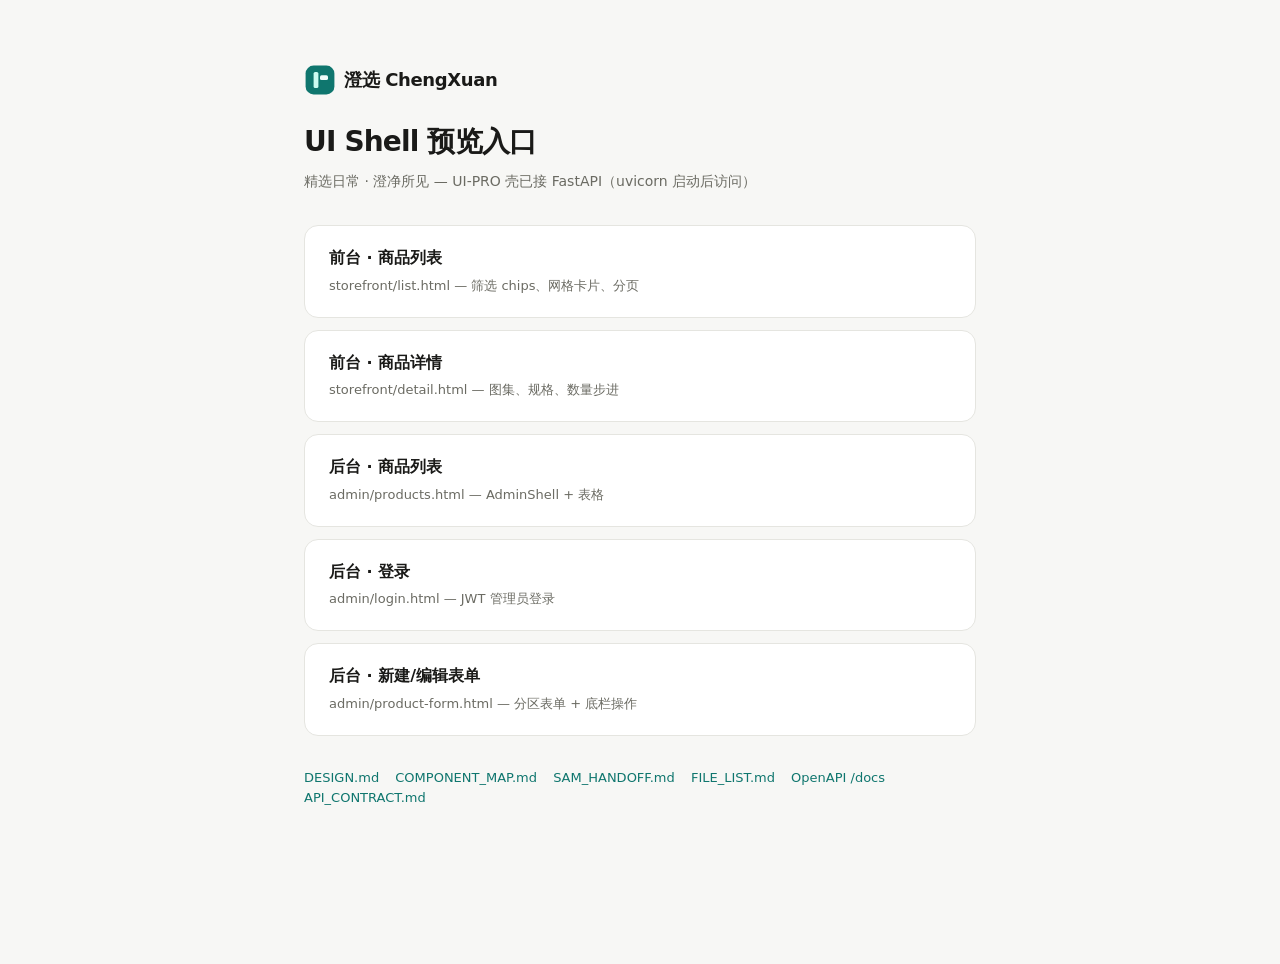
<file: index.html>
<!DOCTYPE html>
<html lang="zh-Hans">
<head>
  <meta charset="UTF-8" />
  <meta name="viewport" content="width=device-width, initial-scale=1" />
  <title>澄选 UI Shell · Preview Hub</title>
  <link rel="stylesheet" href="assets/styles.css" />
  <style>
    .hub { max-width: 720px; margin: 64px auto; padding: 0 24px; }
    .hub h1 { font-size: 28px; font-weight: 600; letter-spacing: -0.03em; }
    .hub .tag { color: var(--color-text-secondary); margin: 8px 0 32px; }
    .hub-card {
      display: block;
      padding: 20px 24px;
      margin-bottom: 12px;
      background: var(--color-surface);
      border: 1px solid var(--color-border);
      border-radius: var(--radius-lg);
      transition: box-shadow 150ms ease, border-color 150ms ease;
    }
    .hub-card:hover { box-shadow: var(--shadow-md); border-color: var(--color-accent); }
    .hub-card strong { display: block; font-size: 16px; margin-bottom: 4px; }
    .hub-card span { font-size: 13px; color: var(--color-text-secondary); }
    .hub-docs { margin-top: 32px; font-size: 13px; color: var(--color-text-secondary); }
    .hub-docs a { color: var(--color-accent); margin-right: 12px; }
  </style>
</head>
<body>
  <div class="hub">
    <a class="cx-logo" href="index.html" style="margin-bottom:24px;display:inline-flex;">
      <img src="assets/logo-mark.svg" alt="" width="32" height="32" />
      澄选 ChengXuan
    </a>
    <h1>UI Shell 预览入口</h1>
    <p class="tag">精选日常 · 澄净所见 — UI-PRO 壳已接 FastAPI（uvicorn 启动后访问）</p>
    <a class="hub-card" href="/storefront/list.html">
      <strong>前台 · 商品列表</strong>
      <span>storefront/list.html — 筛选 chips、网格卡片、分页</span>
    </a>
    <a class="hub-card" href="/storefront/detail.html">
      <strong>前台 · 商品详情</strong>
      <span>storefront/detail.html — 图集、规格、数量步进</span>
    </a>
    <a class="hub-card" href="/admin/products.html">
      <strong>后台 · 商品列表</strong>
      <span>admin/products.html — AdminShell + 表格</span>
    </a>
    <a class="hub-card" href="/admin/login.html">
      <strong>后台 · 登录</strong>
      <span>admin/login.html — JWT 管理员登录</span>
    </a>
    <a class="hub-card" href="/admin/product-form.html">
      <strong>后台 · 新建/编辑表单</strong>
      <span>admin/product-form.html — 分区表单 + 底栏操作</span>
    </a>
    <p class="hub-docs">
      <a href="DESIGN.md">DESIGN.md</a>
      <a href="COMPONENT_MAP.md">COMPONENT_MAP.md</a>
      <a href="SAM_HANDOFF.md">SAM_HANDOFF.md</a>
      <a href="FILE_LIST.md">FILE_LIST.md</a>
      <a href="/docs">OpenAPI /docs</a>
      <a href="API_CONTRACT.md">API_CONTRACT.md</a>
    </p>
  </div>
</body>
</html>
</file>
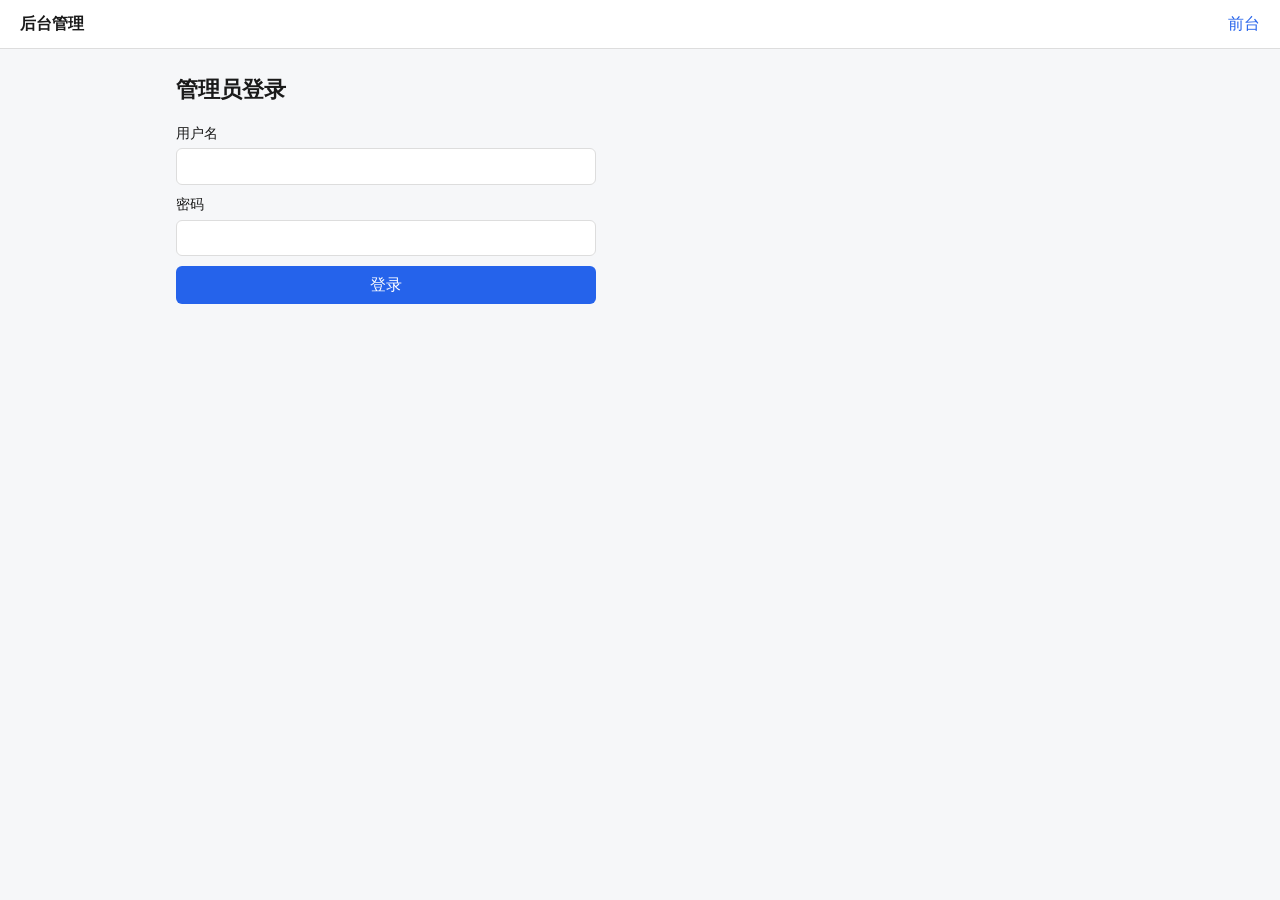
<file: static/admin/index.html>
<!DOCTYPE html>
<html lang="zh-CN">
<head>
  <meta charset="UTF-8" />
  <meta name="viewport" content="width=device-width, initial-scale=1" />
  <title>后台管理 · 百货商品站</title>
  <link rel="stylesheet" href="/static/style.css" />
</head>
<body>
  <header>
    <strong>后台管理</strong>
    <nav>
      <a href="/">前台</a>
      <button id="logoutBtn" type="button" class="secondary hidden">退出</button>
    </nav>
  </header>
  <main>
    <section id="loginSection">
      <h1>管理员登录</h1>
      <form id="loginForm" class="form">
        <label>用户名 <input name="username" required autocomplete="username" /></label>
        <label>密码 <input name="password" type="password" required autocomplete="current-password" /></label>
        <button type="submit">登录</button>
        <p id="loginError" class="error hidden"></p>
      </form>
    </section>

    <section id="adminSection" class="hidden">
      <h1>商品管理</h1>
      <div class="toolbar">
        <button id="refreshBtn" type="button" class="secondary">刷新</button>
        <button id="newBtn" type="button">新建商品</button>
      </div>
      <p id="adminStatus" class="meta"></p>
      <div style="overflow-x:auto">
        <table>
          <thead>
            <tr>
              <th>ID</th><th>名称</th><th>价格</th><th>库存</th><th>分类</th><th>上架</th><th>操作</th>
            </tr>
          </thead>
          <tbody id="tbody"></tbody>
        </table>
      </div>

      <h2 id="formTitle" style="margin-top:1.5rem">新建 / 编辑</h2>
      <form id="productForm" class="form">
        <input type="hidden" name="id" />
        <label>名称 <input name="name" required /></label>
        <label>价格 <input name="price" type="number" step="0.01" min="0" required /></label>
        <label>库存 <input name="stock" type="number" min="0" required /></label>
        <label>分类 <input name="category" required /></label>
        <label>图片 URL <input name="image_url" placeholder="https://..." /></label>
        <label><input name="is_published" type="checkbox" /> 上架</label>
        <div class="toolbar">
          <button type="submit">保存</button>
          <button type="button" id="resetForm" class="secondary">清空</button>
        </div>
        <p id="formError" class="error hidden"></p>
      </form>
    </section>
  </main>
  <script src="/static/app.js"></script>
  <script>
    const TOKEN_KEY = "dept_store_admin_token";
    const loginSection = document.getElementById("loginSection");
    const adminSection = document.getElementById("adminSection");
    const logoutBtn = document.getElementById("logoutBtn");
    const tbody = document.getElementById("tbody");
    const form = document.getElementById("productForm");
    const formError = document.getElementById("formError");
    const loginError = document.getElementById("loginError");
    const adminStatus = document.getElementById("adminStatus");

    function token() { return localStorage.getItem(TOKEN_KEY); }
    function authHeaders() {
      const t = token();
      return t ? { Authorization: "Bearer " + t } : {};
    }
    function showAdmin(on) {
      loginSection.classList.toggle("hidden", on);
      adminSection.classList.toggle("hidden", !on);
      logoutBtn.classList.toggle("hidden", !on);
    }

    async function adminApi(path, options = {}) {
      options.headers = Object.assign({}, authHeaders(), options.headers || {});
      return api(path, options);
    }

    function escapeHtml(s) {
      return String(s).replace(/[&<>"']/g, (c) => ({ "&":"&amp;","<":"&lt;",">":"&gt;","\"":"&quot;","'":"&#39;" }[c]));
    }

    async function loadProducts() {
      adminStatus.textContent = "加载中…";
      try {
        const items = await adminApi("/api/admin/products");
        adminStatus.textContent = `共 ${items.length} 条`;
        tbody.innerHTML = items.map((p) => `
          <tr>
            <td>${p.id}</td>
            <td>${escapeHtml(p.name)}</td>
            <td>${money(p.price)}</td>
            <td>${p.stock}</td>
            <td>${escapeHtml(p.category)}</td>
            <td><span class="badge ${p.is_published ? "on" : "off"}">${p.is_published ? "上架" : "下架"}</span></td>
            <td>
              <button type="button" data-edit="${p.id}">编辑</button>
              <button type="button" class="secondary" data-toggle="${p.id}" data-pub="${p.is_published}">${p.is_published ? "下架" : "上架"}</button>
              <button type="button" class="danger" data-del="${p.id}">删除</button>
            </td>
          </tr>
        `).join("");
        window.__products = items;
      } catch (e) {
        adminStatus.textContent = "加载失败：" + e.message;
        if (/401|Not authenticated|Invalid|expired/i.test(e.message)) {
          localStorage.removeItem(TOKEN_KEY);
          showAdmin(false);
        }
      }
    }

    document.getElementById("loginForm").addEventListener("submit", async (ev) => {
      ev.preventDefault();
      loginError.classList.add("hidden");
      const fd = new FormData(ev.target);
      try {
        const data = await api("/api/auth/login", {
          method: "POST",
          body: { username: fd.get("username"), password: fd.get("password") },
        });
        localStorage.setItem(TOKEN_KEY, data.access_token);
        showAdmin(true);
        loadProducts();
      } catch (e) {
        loginError.textContent = e.message;
        loginError.classList.remove("hidden");
      }
    });

    logoutBtn.addEventListener("click", async () => {
      try { await api("/api/auth/logout", { method: "POST" }); } catch (_) {}
      localStorage.removeItem(TOKEN_KEY);
      showAdmin(false);
    });

    document.getElementById("refreshBtn").addEventListener("click", loadProducts);
    document.getElementById("newBtn").addEventListener("click", () => {
      form.reset();
      form.id.value = "";
      document.getElementById("formTitle").textContent = "新建商品";
    });
    document.getElementById("resetForm").addEventListener("click", () => {
      form.reset();
      form.id.value = "";
    });

    tbody.addEventListener("click", async (ev) => {
      const btn = ev.target.closest("button");
      if (!btn) return;
      if (btn.dataset.edit) {
        const p = (window.__products || []).find((x) => String(x.id) === btn.dataset.edit);
        if (!p) return;
        form.id.value = p.id;
        form.name.value = p.name;
        form.price.value = p.price;
        form.stock.value = p.stock;
        form.category.value = p.category;
        form.image_url.value = p.image_url || "";
        form.is_published.checked = !!p.is_published;
        document.getElementById("formTitle").textContent = "编辑商品 #" + p.id;
      } else if (btn.dataset.toggle) {
        try {
          await adminApi(`/api/admin/products/${btn.dataset.toggle}/publish`, {
            method: "PATCH",
            body: { is_published: btn.dataset.pub !== "true" },
          });
          loadProducts();
        } catch (e) { alert(e.message); }
      } else if (btn.dataset.del) {
        if (!confirm("确认删除 #" + btn.dataset.del + "？")) return;
        try {
          await adminApi(`/api/admin/products/${btn.dataset.del}`, { method: "DELETE" });
          loadProducts();
        } catch (e) { alert(e.message); }
      }
    });

    form.addEventListener("submit", async (ev) => {
      ev.preventDefault();
      formError.classList.add("hidden");
      const id = form.id.value;
      const body = {
        name: form.name.value.trim(),
        price: Number(form.price.value),
        stock: Number(form.stock.value),
        category: form.category.value.trim(),
        image_url: form.image_url.value.trim() || null,
        is_published: form.is_published.checked,
      };
      try {
        if (id) {
          await adminApi(`/api/admin/products/${id}`, { method: "PUT", body });
        } else {
          await adminApi("/api/admin/products", { method: "POST", body });
        }
        form.reset();
        form.id.value = "";
        document.getElementById("formTitle").textContent = "新建 / 编辑";
        loadProducts();
      } catch (e) {
        formError.textContent = e.message;
        formError.classList.remove("hidden");
      }
    });

    if (token()) {
      showAdmin(true);
      loadProducts();
    }
  </script>
</body>
</html>
</file>
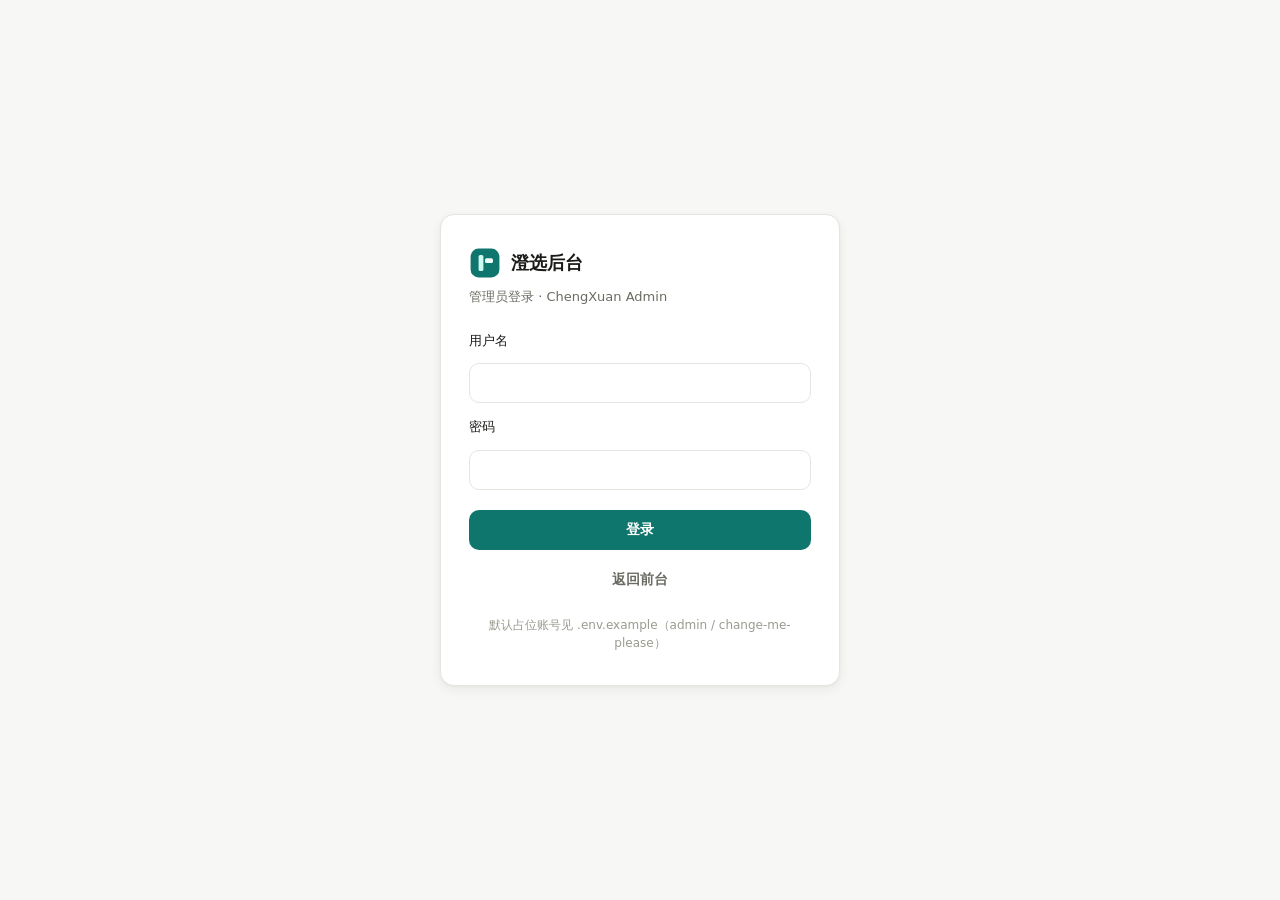
<file: admin/login.html>
<!DOCTYPE html>
<html lang="zh-Hans">
<head>
  <meta charset="UTF-8" />
  <meta name="viewport" content="width=device-width, initial-scale=1" />
  <title>登录 · 澄选后台</title>
  <link rel="stylesheet" href="/assets/styles.css" />
  <style>
    .cx-login {
      min-height: 100vh;
      display: flex;
      align-items: center;
      justify-content: center;
      padding: 24px;
      background: var(--color-bg);
    }
    .cx-login__card {
      width: 100%;
      max-width: 400px;
      background: var(--color-surface);
      border: 1px solid var(--color-border);
      border-radius: var(--radius-lg);
      box-shadow: var(--shadow-md);
      padding: 32px 28px;
    }
    .cx-login__brand {
      display: flex;
      align-items: center;
      gap: 10px;
      margin-bottom: 8px;
      font-weight: 600;
      font-size: 18px;
    }
    .cx-login__brand img { width: 32px; height: 32px; }
    .cx-login__sub {
      color: var(--color-text-secondary);
      font-size: 13px;
      margin-bottom: 24px;
    }
    .cx-login .cx-field { margin-bottom: 14px; }
    .cx-login .cx-field label {
      display: block;
      font-size: 13px;
      font-weight: 500;
      margin-bottom: 6px;
    }
    .cx-login .cx-field input {
      width: 100%;
      padding: 10px 12px;
      border: 1px solid var(--color-border);
      border-radius: var(--radius-md);
      background: var(--color-surface);
      font: inherit;
    }
    .cx-login .cx-field input:focus {
      outline: none;
      border-color: var(--color-accent);
      box-shadow: var(--shadow-focus);
    }
    .cx-login__error {
      color: var(--color-danger);
      font-size: 13px;
      margin: 8px 0 0;
      display: none;
    }
    .cx-login__error.is-visible { display: block; }
    .cx-login__actions { margin-top: 20px; display: grid; gap: 10px; }
    .cx-login__hint {
      margin-top: 16px;
      font-size: 12px;
      color: var(--color-text-muted);
      text-align: center;
    }
  </style>
</head>
<body>
  <div class="cx-login">
    <div class="cx-login__card">
      <div class="cx-login__brand">
        <img src="/assets/logo-mark.svg" alt="" />
        澄选后台
      </div>
      <p class="cx-login__sub">管理员登录 · ChengXuan Admin</p>
      <form id="login-form" autocomplete="on">
        <div class="cx-field">
          <label for="username">用户名</label>
          <input id="username" name="username" required autocomplete="username" />
        </div>
        <div class="cx-field">
          <label for="password">密码</label>
          <input id="password" name="password" type="password" required autocomplete="current-password" />
        </div>
        <p id="login-error" class="cx-login__error" role="alert"></p>
        <div class="cx-login__actions">
          <button type="submit" class="cx-btn cx-btn--primary" style="width:100%;justify-content:center;">登录</button>
          <a class="cx-btn cx-btn--ghost" href="/storefront/list.html" style="width:100%;justify-content:center;">返回前台</a>
        </div>
      </form>
      <p class="cx-login__hint">默认占位账号见 .env.example（admin / change-me-please）</p>
    </div>
  </div>
  <script src="/assets/js/api.js"></script>
  <script>
    (function () {
      if (CX.getToken()) {
        var next = CX.qs("next") || "/admin/products.html";
        location.replace(next);
        return;
      }
      document.getElementById("login-form").addEventListener("submit", async function (ev) {
        ev.preventDefault();
        var err = document.getElementById("login-error");
        err.classList.remove("is-visible");
        try {
          var data = await CX.api("/api/auth/login", {
            method: "POST",
            body: {
              username: document.getElementById("username").value.trim(),
              password: document.getElementById("password").value,
            },
          });
          CX.setToken(data.access_token);
          location.replace(CX.qs("next") || "/admin/products.html");
        } catch (e) {
          err.textContent = e.message || "登录失败";
          err.classList.add("is-visible");
        }
      });
    })();
  </script>
</body>
</html>
</file>
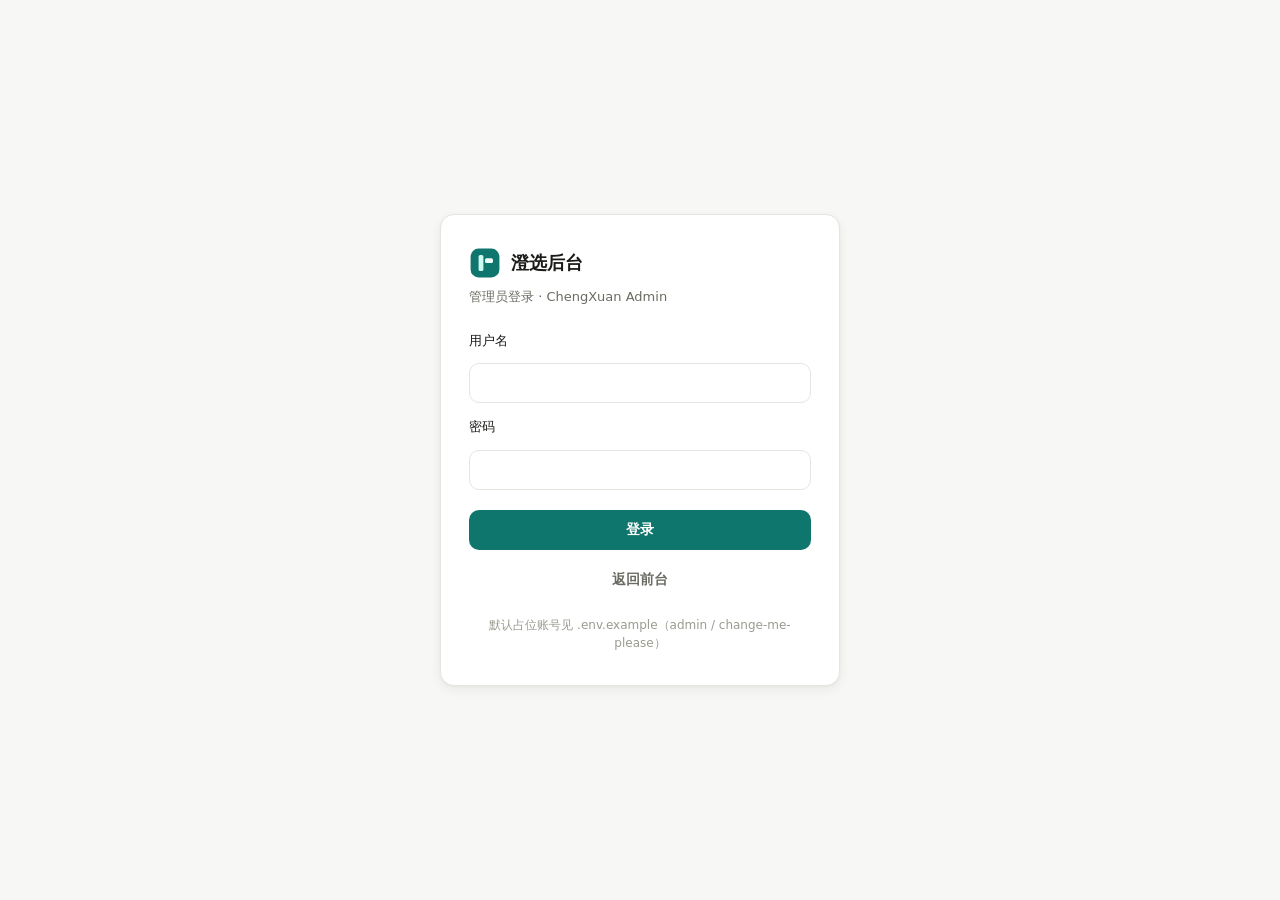
<file: admin/product-form.html>
<!DOCTYPE html>
<html lang="zh-Hans">
<head>
  <meta charset="UTF-8" />
  <meta name="viewport" content="width=device-width, initial-scale=1" />
  <title>编辑商品 · 澄选后台</title>
  <link rel="stylesheet" href="/assets/styles.css" />
</head>
<body>
  <div class="cx-admin">
    <aside class="cx-admin__sidebar">
      <div class="cx-admin__brand">
        <img src="/assets/logo-mark.svg" alt="" />
        <div>澄选后台<span>ChengXuan Admin</span></div>
      </div>
      <nav class="cx-admin__nav" aria-label="后台导航">
        <a href="/admin/products.html" class="is-active">商品管理</a>
        <a href="#" class="is-disabled">订单（占位）</a>
        <a href="#" class="is-disabled">设置（占位）</a>
        <a href="/storefront/list.html">查看前台 →</a>
      </nav>
    </aside>

    <div class="cx-admin__main">
      <header class="cx-admin__topbar">
        <div class="cx-admin__topbar-title" id="topbar-title">商品 / 编辑</div>
        <div class="cx-admin__user">
          <span class="cx-admin__avatar">管</span>
          管理员
        </div>
      </header>

      <div class="cx-admin__content">
        <div class="cx-page-header">
          <div>
            <nav class="cx-breadcrumb" aria-label="面包屑">
              <a href="/admin/products.html">商品管理</a>
              <span class="cx-breadcrumb__sep">/</span>
              <span id="crumb-action">编辑商品</span>
            </nav>
            <h1 id="page-title">编辑商品</h1>
            <p id="page-sub">加载中…</p>
          </div>
        </div>

        <form class="cx-form" id="product-form">
          <section class="cx-form-section">
            <h2>基本信息</h2>
            <p class="cx-form-section__desc">名称、分类与对外描述。</p>
            <div class="cx-form-grid">
              <div class="cx-field cx-field--full">
                <label for="name">商品名称 <span class="req">*</span></label>
                <input id="name" name="name" type="text" required />
              </div>
              <div class="cx-field">
                <label for="sku">SKU</label>
                <input id="sku" name="sku" type="text" class="cx-mono" placeholder="CX-HM-001" />
                <span class="cx-field__hint">唯一编码，建议 CX-分类-序号</span>
              </div>
              <div class="cx-field">
                <label for="category">分类 <span class="req">*</span></label>
                <select id="category" name="category" required>
                  <option value="家居">家居</option>
                  <option value="个护">个护</option>
                  <option value="数码">数码</option>
                  <option value="服饰">服饰</option>
                  <option value="食品">食品</option>
                </select>
              </div>
              <div class="cx-field cx-field--full">
                <label for="desc">商品描述</label>
                <textarea id="desc" name="description" rows="4"></textarea>
              </div>
              <div class="cx-field cx-field--full">
                <label for="badge">营销标签</label>
                <input id="badge" name="badge" type="text" placeholder="如：热卖、新品、限时" />
              </div>
            </div>
          </section>

          <section class="cx-form-section">
            <h2>价格与库存</h2>
            <p class="cx-form-section__desc">金额单位 CNY；库存为可售数量。</p>
            <div class="cx-form-grid">
              <div class="cx-field">
                <label for="price">售价 (¥) <span class="req">*</span></label>
                <input id="price" name="price" type="number" min="0" step="0.01" required />
              </div>
              <div class="cx-field">
                <label for="compare">划线价 (¥)</label>
                <input id="compare" name="compare_at_price" type="number" min="0" step="0.01" />
              </div>
              <div class="cx-field">
                <label for="stock">库存 <span class="req">*</span></label>
                <input id="stock" name="stock" type="number" min="0" step="1" required />
              </div>
            </div>
          </section>

          <section class="cx-form-section">
            <h2>媒体</h2>
            <p class="cx-form-section__desc">封面图 URL（本期不接上传）。</p>
            <div class="cx-field cx-field--full">
              <label for="image_url">封面 image_url / cover</label>
              <input id="image_url" name="image_url" type="url" placeholder="/assets/placeholders/mug.svg 或 https://…" />
              <span class="cx-field__hint">对应 DESIGN cover → API image_url</span>
            </div>
            <div class="cx-upload__preview" id="cover-preview" style="margin-top:12px;">
              <img id="cover-img" src="/assets/placeholders/mug.svg" alt="封面预览" />
            </div>
          </section>

          <section class="cx-form-section">
            <h2>状态</h2>
            <p class="cx-form-section__desc">控制前台是否可见（active ↔ is_published）。</p>
            <label class="cx-switch">
              <input type="checkbox" id="is_published" />
              <span class="cx-switch__track" aria-hidden="true"></span>
              上架销售（active）
            </label>
          </section>

          <p id="form-error" class="cx-field__error" style="display:none;margin:0 0 12px;"></p>

          <div class="cx-form-actions">
            <a class="cx-btn cx-btn--secondary" href="/admin/products.html">取消</a>
            <button type="submit" class="cx-btn cx-btn--primary">保存商品</button>
          </div>
        </form>
      </div>
    </div>
  </div>

  <script src="/assets/js/api.js"></script>
  <script>
    (function () {
      if (!CX.requireAdmin()) return;
      var id = CX.qs("id");
      var isNew = !id;
      document.getElementById("page-title").textContent = isNew ? "新建商品" : "编辑商品";
      document.getElementById("crumb-action").textContent = isNew ? "新建商品" : "编辑商品";
      document.getElementById("topbar-title").textContent = isNew ? "商品 / 新建" : "商品 / 编辑";
      document.title = (isNew ? "新建商品" : "编辑商品") + " · 澄选后台";

      var imgInput = document.getElementById("image_url");
      var coverImg = document.getElementById("cover-img");
      function syncPreview() {
        coverImg.src = imgInput.value.trim() || "/assets/placeholders/mug.svg";
      }
      imgInput.addEventListener("input", syncPreview);

      async function load() {
        if (isNew) {
          document.getElementById("page-sub").textContent = "创建新商品；保存后可在列表中上架。";
          document.getElementById("is_published").checked = false;
          return;
        }
        try {
          var all = await CX.api("/api/admin/products", { auth: true });
          var p = all.find(function (x) { return String(x.id) === String(id); });
          if (!p) throw new Error("商品不存在");
          document.getElementById("page-sub").textContent =
            (p.sku ? "SKU " + p.sku + " · " : "") + "ID " + p.id;
          document.getElementById("name").value = p.name || "";
          document.getElementById("sku").value = p.sku || "";
          document.getElementById("category").value = p.category || "家居";
          document.getElementById("desc").value = p.description || "";
          document.getElementById("badge").value = p.badge || "";
          document.getElementById("price").value = p.price;
          document.getElementById("compare").value = p.compare_at_price != null ? p.compare_at_price : "";
          document.getElementById("stock").value = p.stock;
          document.getElementById("image_url").value = p.image_url || "";
          document.getElementById("is_published").checked = !!p.is_published;
          syncPreview();
        } catch (e) {
          if (e.status === 401) { CX.setToken(null); CX.requireAdmin(); return; }
          document.getElementById("page-sub").textContent = "加载失败：" + e.message;
        }
      }

      document.getElementById("product-form").addEventListener("submit", async function (ev) {
        ev.preventDefault();
        var err = document.getElementById("form-error");
        err.style.display = "none";
        var compareVal = document.getElementById("compare").value;
        var body = {
          name: document.getElementById("name").value.trim(),
          sku: document.getElementById("sku").value.trim() || null,
          category: document.getElementById("category").value,
          description: document.getElementById("desc").value.trim() || null,
          badge: document.getElementById("badge").value.trim() || null,
          price: Number(document.getElementById("price").value),
          compare_at_price: compareVal === "" ? null : Number(compareVal),
          stock: Number(document.getElementById("stock").value),
          image_url: document.getElementById("image_url").value.trim() || null,
          is_published: document.getElementById("is_published").checked,
        };
        try {
          if (isNew) {
            await CX.api("/api/admin/products", { method: "POST", auth: true, body: body });
          } else {
            await CX.api("/api/admin/products/" + id, { method: "PUT", auth: true, body: body });
          }
          location.href = "/admin/products.html";
        } catch (e) {
          err.textContent = e.message;
          err.style.display = "block";
        }
      });

      load();
    })();
  </script>
</body>
</html>
</file>
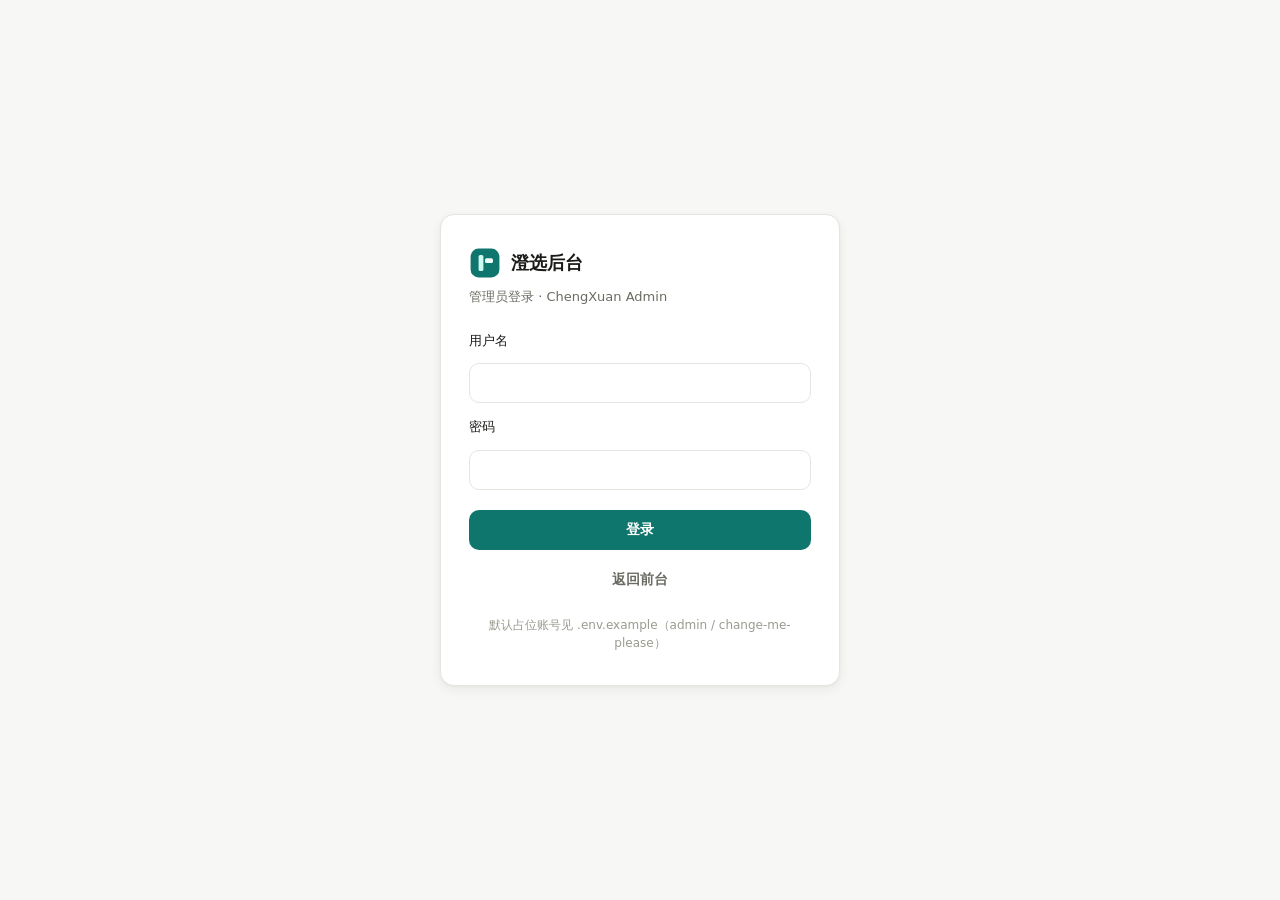
<file: admin/products.html>
<!DOCTYPE html>
<html lang="zh-Hans">
<head>
  <meta charset="UTF-8" />
  <meta name="viewport" content="width=device-width, initial-scale=1" />
  <title>商品管理 · 澄选后台</title>
  <link rel="stylesheet" href="/assets/styles.css" />
</head>
<body>
  <div class="cx-admin">
    <aside class="cx-admin__sidebar">
      <div class="cx-admin__brand">
        <img src="/assets/logo-mark.svg" alt="" />
        <div>澄选后台<span>ChengXuan Admin</span></div>
      </div>
      <nav class="cx-admin__nav" aria-label="后台导航">
        <a href="/admin/products.html" class="is-active">商品管理</a>
        <a href="#" class="is-disabled" title="本期不做">订单（占位）</a>
        <a href="#" class="is-disabled" title="本期不做">设置（占位）</a>
        <a href="/storefront/list.html">查看前台 →</a>
      </nav>
    </aside>

    <div class="cx-admin__main">
      <header class="cx-admin__topbar">
        <div class="cx-admin__topbar-title">商品 / 列表</div>
        <div class="cx-admin__user">
          <span class="cx-admin__avatar">管</span>
          <span id="user-label">管理员</span>
          <button type="button" class="cx-btn cx-btn--ghost cx-btn--sm" id="logout-btn" style="margin-left:8px;">退出</button>
        </div>
      </header>

      <div class="cx-admin__content">
        <div class="cx-page-header">
          <div>
            <h1>商品管理</h1>
            <p>维护上架商品、库存与价格。数据来自 FastAPI。</p>
          </div>
        </div>

        <div class="cx-toolbar">
          <label class="cx-search">
            <svg width="16" height="16" viewBox="0 0 24 24" fill="none" stroke="currentColor" stroke-width="2"><circle cx="11" cy="11" r="7"/><path d="M20 20l-3-3"/></svg>
            <input id="q" type="search" placeholder="搜索名称 / SKU" aria-label="搜索商品" />
          </label>
          <select id="status-filter" aria-label="状态筛选">
            <option value="all">全部状态</option>
            <option value="active">上架</option>
            <option value="draft">草稿 / 下架</option>
          </select>
          <select id="cat-filter" aria-label="分类筛选">
            <option value="all">全部分类</option>
            <option>家居</option>
            <option>个护</option>
            <option>数码</option>
            <option>服饰</option>
            <option>食品</option>
          </select>
          <div class="cx-toolbar__spacer"></div>
          <a class="cx-btn cx-btn--primary" href="/admin/product-form.html">+ 新建商品</a>
        </div>

        <p id="admin-status" class="cx-muted" style="font-size:13px;margin:8px 0;">加载中…</p>

        <div class="cx-table-wrap">
          <table class="cx-table">
            <thead>
              <tr>
                <th>商品</th>
                <th>分类</th>
                <th>价格</th>
                <th>库存</th>
                <th>状态</th>
                <th>操作</th>
              </tr>
            </thead>
            <tbody id="tbody"></tbody>
          </table>
        </div>
      </div>
    </div>
  </div>

  <script src="/assets/js/api.js"></script>
  <script>
    (function () {
      if (!CX.requireAdmin()) return;
      var all = [];
      var tbody = document.getElementById("tbody");
      var statusEl = document.getElementById("admin-status");

      function stockCell(stock) {
        stock = Number(stock);
        if (stock <= 0) return '<span class="cx-badge cx-badge--danger">0</span>';
        if (stock <= 10) return '<span class="cx-badge cx-badge--warning">' + stock + "</span>";
        return String(stock);
      }

      function render() {
        var q = document.getElementById("q").value.trim().toLowerCase();
        var st = document.getElementById("status-filter").value;
        var cat = document.getElementById("cat-filter").value;
        var items = all.filter(function (p) {
          if (st === "active" && !p.is_published) return false;
          if (st === "draft" && p.is_published) return false;
          if (cat !== "all" && p.category !== cat) return false;
          if (q) {
            var hay = ((p.name || "") + " " + (p.sku || "")).toLowerCase();
            if (hay.indexOf(q) === -1) return false;
          }
          return true;
        });
        statusEl.textContent = "共 " + items.length + " / " + all.length + " 条";
        tbody.innerHTML = items.map(function (p) {
          return (
            "<tr>" +
              "<td><div class=\"cx-table__product\">" +
                '<img class="cx-table__thumb" src="' + CX.escapeHtml(CX.coverUrl(p)) + '" alt="" />' +
                "<div><div class=\"cx-table__name\">" + CX.escapeHtml(p.name) + "</div>" +
                '<div class="cx-table__sku">' + CX.escapeHtml(p.sku || ("#" + p.id)) + "</div></div>" +
              "</div></td>" +
              "<td>" + CX.escapeHtml(p.category) + "</td>" +
              '<td><span class="cx-price cx-price--sm"><span class="cx-price__currency">¥</span><span class="cx-price__amount">' +
                CX.escapeHtml(CX.money(p.price)) + "</span></span></td>" +
              "<td>" + stockCell(p.stock) + "</td>" +
              '<td><span class="' + CX.statusBadgeClass(p) + '">' + CX.statusLabel(p) + "</span></td>" +
              '<td><div class="cx-table__actions">' +
                '<a href="/admin/product-form.html?id=' + p.id + '">编辑</a>' +
                '<button type="button" data-toggle="' + p.id + '" data-pub="' + (p.is_published ? "1" : "0") + '">' +
                  (p.is_published ? "下架" : "上架") + "</button>" +
                '<button type="button" class="is-danger" data-del="' + p.id + '">删除</button>' +
              "</div></td>" +
            "</tr>"
          );
        }).join("") || '<tr><td colspan="6" class="cx-muted">暂无商品</td></tr>';
      }

      async function load() {
        statusEl.textContent = "加载中…";
        try {
          all = await CX.api("/api/admin/products", { auth: true });
          render();
        } catch (e) {
          if (e.status === 401) {
            CX.setToken(null);
            CX.requireAdmin();
            return;
          }
          statusEl.textContent = "加载失败：" + e.message;
        }
      }

      tbody.addEventListener("click", async function (ev) {
        var btn = ev.target.closest("button");
        if (!btn) return;
        if (btn.dataset.toggle) {
          try {
            await CX.api("/api/admin/products/" + btn.dataset.toggle + "/publish", {
              method: "PATCH",
              auth: true,
              body: { is_published: btn.dataset.pub !== "1" },
            });
            load();
          } catch (e) { alert(e.message); }
        } else if (btn.dataset.del) {
          if (!confirm("确认删除 #" + btn.dataset.del + "？")) return;
          try {
            await CX.api("/api/admin/products/" + btn.dataset.del, { method: "DELETE", auth: true });
            load();
          } catch (e) { alert(e.message); }
        }
      });

      ["q", "status-filter", "cat-filter"].forEach(function (id) {
        document.getElementById(id).addEventListener("input", render);
        document.getElementById(id).addEventListener("change", render);
      });

      document.getElementById("logout-btn").addEventListener("click", async function () {
        try { await CX.api("/api/auth/logout", { method: "POST" }); } catch (e) {}
        CX.setToken(null);
        location.href = "/admin/login.html";
      });

      load();
    })();
  </script>
</body>
</html>
</file>
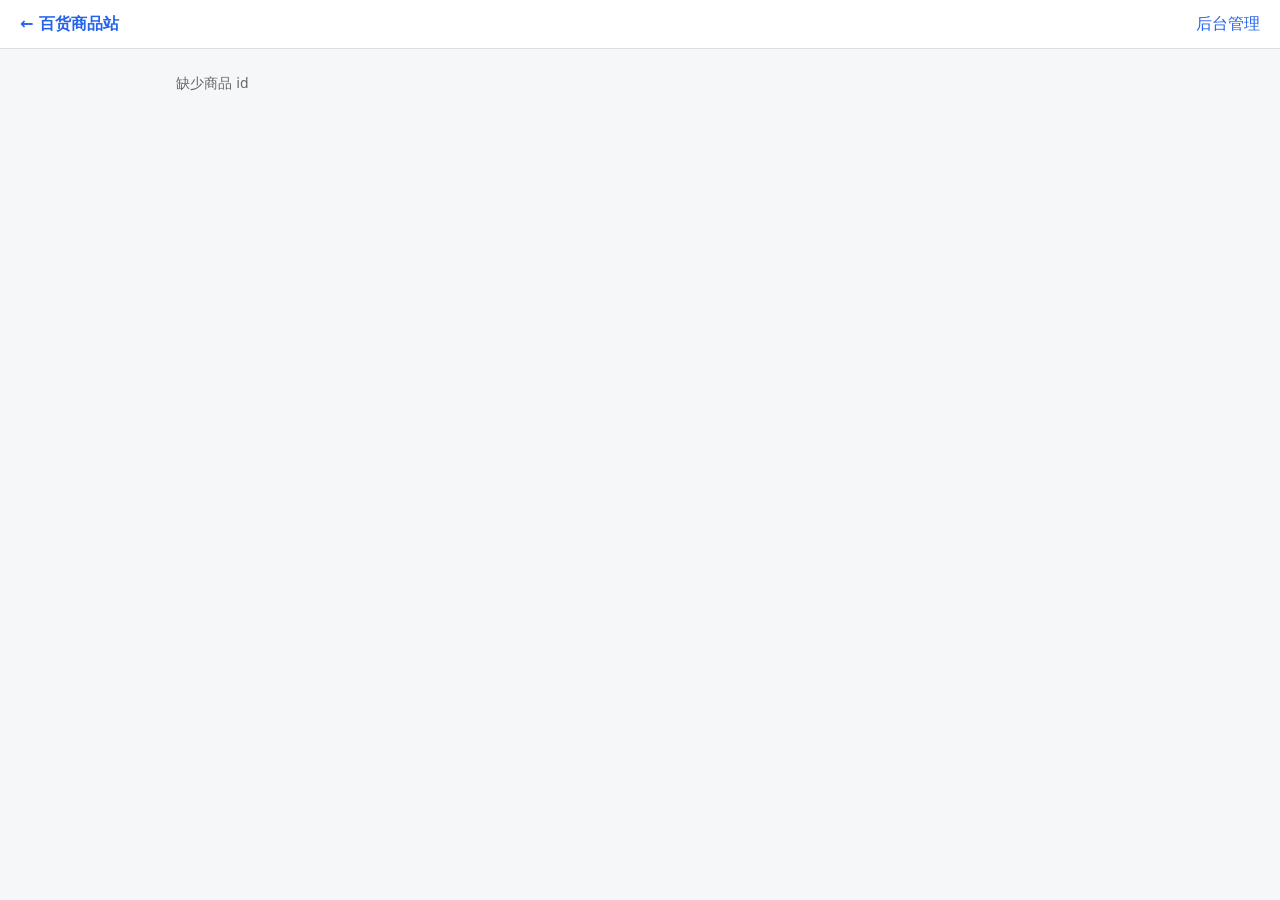
<file: static/product.html>
<!DOCTYPE html>
<html lang="zh-CN">
<head>
  <meta charset="UTF-8" />
  <meta name="viewport" content="width=device-width, initial-scale=1" />
  <title>商品详情</title>
  <link rel="stylesheet" href="/static/style.css" />
</head>
<body>
  <header>
    <strong><a href="/">← 百货商品站</a></strong>
    <nav><a href="/admin/">后台管理</a></nav>
  </header>
  <main>
    <p id="status" class="meta">加载中…</p>
    <div id="detail" class="detail hidden"></div>
  </main>
  <script src="/static/app.js"></script>
  <script>
    const id = qs("id");
    const statusEl = document.getElementById("status");
    const detail = document.getElementById("detail");

    function escapeHtml(s) {
      return String(s).replace(/[&<>"']/g, (c) => ({ "&":"&amp;","<":"&lt;",">":"&gt;","\"":"&quot;","'":"&#39;" }[c]));
    }

    async function load() {
      if (!id) {
        statusEl.textContent = "缺少商品 id";
        return;
      }
      try {
        const p = await api("/api/products/" + id);
        document.title = p.name;
        statusEl.classList.add("hidden");
        detail.classList.remove("hidden");
        detail.innerHTML = `
          <div>
            <img src="${p.image_url || "https://picsum.photos/seed/placeholder/600/600"}" alt="" />
          </div>
          <div>
            <h1>${escapeHtml(p.name)}</h1>
            <p class="price" style="font-size:1.4rem">${money(p.price)}</p>
            <p class="meta">分类：${escapeHtml(p.category)} · 库存：${p.stock}</p>
            <p class="meta">商品 ID：${p.id}</p>
          </div>
        `;
      } catch (e) {
        statusEl.textContent = "无法打开商品：" + e.message;
      }
    }
    load();
  </script>
</body>
</html>
</file>
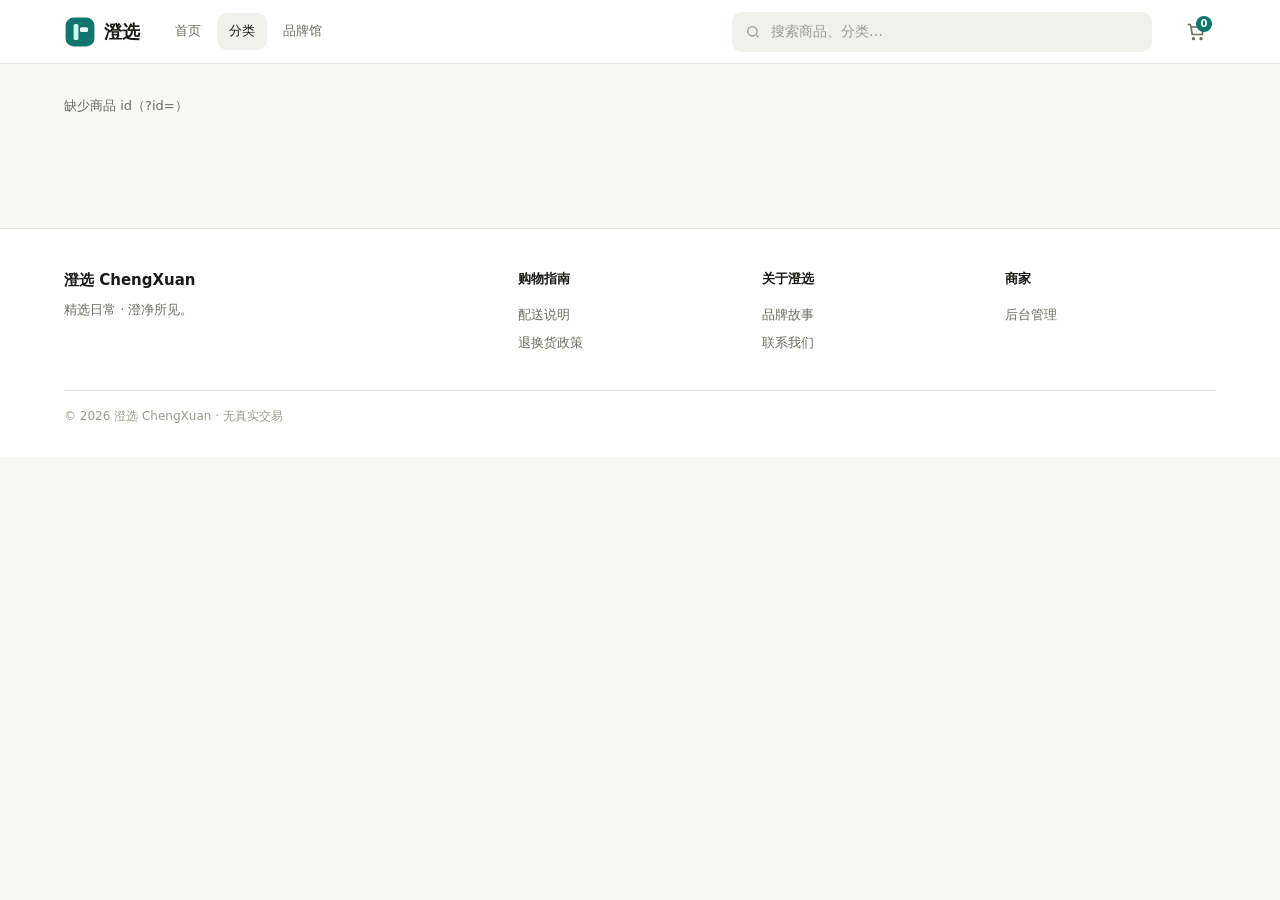
<file: storefront/detail.html>
<!DOCTYPE html>
<html lang="zh-Hans">
<head>
  <meta charset="UTF-8" />
  <meta name="viewport" content="width=device-width, initial-scale=1" />
  <title>商品详情 · 澄选</title>
  <link rel="stylesheet" href="/assets/styles.css" />
</head>
<body>
  <header class="cx-header">
    <div class="cx-container cx-header__inner">
      <a class="cx-logo" href="/storefront/list.html">
        <img src="/assets/logo-mark.svg" alt="" />
        澄选
      </a>
      <nav class="cx-nav" aria-label="主导航">
        <a href="/storefront/list.html">首页</a>
        <a href="/storefront/list.html" class="is-active">分类</a>
        <a href="#" aria-disabled="true">品牌馆</a>
      </nav>
      <div class="cx-header__search">
        <label class="cx-search">
          <svg width="16" height="16" viewBox="0 0 24 24" fill="none" stroke="currentColor" stroke-width="2" aria-hidden="true"><circle cx="11" cy="11" r="7"/><path d="M20 20l-3-3"/></svg>
          <input type="search" placeholder="搜索商品、分类…" aria-label="搜索商品" onkeydown="if(event.key==='Enter'){location.href='/storefront/list.html?q='+encodeURIComponent(this.value)}" />
        </label>
      </div>
      <button class="cx-cart-btn" type="button" aria-label="购物车（占位）" title="购物车（壳层占位）">
        <svg width="20" height="20" viewBox="0 0 24 24" fill="none" stroke="currentColor" stroke-width="2"><path d="M6 6h15l-1.5 9h-12z"/><circle cx="9" cy="20" r="1"/><circle cx="18" cy="20" r="1"/><path d="M6 6L5 3H2"/></svg>
        <span class="cx-cart-btn__count">0</span>
      </button>
    </div>
  </header>

  <main class="cx-page">
    <div class="cx-container">
      <p id="detail-status" class="cx-muted" style="font-size:13px;">加载中…</p>
      <div id="detail-root" style="display:none;">
        <nav class="cx-breadcrumb" aria-label="面包屑">
          <a href="/storefront/list.html">首页</a>
          <span class="cx-breadcrumb__sep">/</span>
          <a href="/storefront/list.html" id="bc-cat">分类</a>
          <span class="cx-breadcrumb__sep">/</span>
          <span id="bc-name">商品</span>
        </nav>

        <div class="cx-detail">
          <div class="cx-gallery">
            <div class="cx-gallery__main">
              <img id="gallery-main" src="/assets/placeholders/mug.svg" alt="" />
            </div>
            <div class="cx-gallery__thumbs" role="tablist" aria-label="商品图片" id="gallery-thumbs"></div>
          </div>

          <div class="cx-detail__info">
            <div class="cx-detail__badges" id="detail-badges"></div>
            <h1 class="cx-detail__title" id="detail-title"></h1>
            <p class="cx-detail__sku" id="detail-sku"></p>
            <div class="cx-price cx-price--lg" id="detail-price"></div>
            <p class="cx-stock" id="detail-stock"></p>

            <div class="cx-spec">
              <span class="cx-spec__label">数量</span>
              <div class="cx-qty" id="qty">
                <button type="button" id="qty-minus" aria-label="减少" disabled>−</button>
                <span id="qty-val">1</span>
                <button type="button" id="qty-plus" aria-label="增加">+</button>
              </div>
            </div>

            <div class="cx-detail__actions">
              <button type="button" class="cx-btn cx-btn--primary cx-btn--lg" id="btn-cart" title="购物车占位">加入购物车</button>
              <button type="button" class="cx-btn cx-btn--secondary cx-btn--lg" title="无支付">立即购买（占位）</button>
              <button type="button" class="cx-btn cx-btn--ghost">收藏</button>
            </div>
          </div>
        </div>

        <section class="cx-panel">
          <h2>商品详情</h2>
          <div id="detail-desc"></div>
          <p class="cx-muted" style="margin-top:16px;font-size:13px;">加购 / 结算为占位，本期无支付。</p>
        </section>

        <section class="cx-related">
          <h2>相关推荐</h2>
          <div class="cx-product-grid" id="related-grid" style="grid-template-columns: repeat(4, 1fr);"></div>
        </section>
      </div>
    </div>
  </main>

  <footer class="cx-footer">
    <div class="cx-container">
      <div class="cx-footer__grid">
        <div class="cx-footer__brand">
          <strong>澄选 ChengXuan</strong>
          精选日常 · 澄净所见。
        </div>
        <div><h4>购物指南</h4><a href="#">配送说明</a><a href="#">退换货政策</a></div>
        <div><h4>关于澄选</h4><a href="#">品牌故事</a><a href="#">联系我们</a></div>
        <div><h4>商家</h4><a href="/admin/products.html">后台管理</a></div>
      </div>
      <p class="cx-footer__copy">© 2026 澄选 ChengXuan · 无真实交易</p>
    </div>
  </footer>

  <script src="/assets/js/api.js"></script>
  <script>
    (function () {
      var id = CX.qs("id");
      var statusEl = document.getElementById("detail-status");
      var root = document.getElementById("detail-root");

      function stockText(stock) {
        stock = Number(stock);
        if (stock <= 0) return "暂时缺货";
        if (stock <= 10) return "仅剩 " + stock + " 件";
        return "库存充足 · " + stock + " 件可售";
      }

      function wireQty(max) {
        var val = 1;
        max = Math.max(1, Math.min(max || 10, 99));
        var el = document.getElementById("qty-val");
        var minus = document.getElementById("qty-minus");
        var plus = document.getElementById("qty-plus");
        function sync() {
          el.textContent = String(val);
          minus.disabled = val <= 1;
          plus.disabled = val >= max;
        }
        minus.onclick = function () { if (val > 1) { val--; sync(); } };
        plus.onclick = function () { if (val < max) { val++; sync(); } };
        sync();
      }

      async function loadRelated(category, excludeId) {
        try {
          var items = await CX.api("/api/products?category=" + encodeURIComponent(category));
          items = items.filter(function (p) { return p.id !== excludeId; }).slice(0, 4);
          document.getElementById("related-grid").innerHTML = items.map(function (p) {
            return (
              '<a class="cx-card" href="/storefront/detail.html?id=' + p.id + '">' +
                '<div class="cx-card__media"><img src="' + CX.escapeHtml(CX.coverUrl(p)) + '" alt="" /></div>' +
                '<div class="cx-card__body">' +
                  '<h3 class="cx-card__title">' + CX.escapeHtml(p.name) + "</h3>" +
                  '<div class="cx-card__footer"><span class="cx-price cx-price--sm"><span class="cx-price__currency">¥</span><span class="cx-price__amount">' +
                    CX.escapeHtml(CX.money(p.price)) + "</span></span></div>" +
                "</div></a>"
            );
          }).join("") || "<p class='cx-muted'>暂无相关推荐</p>";
        } catch (e) { /* ignore */ }
      }

      async function load() {
        if (!id) {
          statusEl.textContent = "缺少商品 id（?id=）";
          return;
        }
        try {
          var p = await CX.api("/api/products/" + id);
          document.title = p.name + " · 澄选";
          statusEl.style.display = "none";
          root.style.display = "";
          document.getElementById("bc-cat").textContent = p.category;
          document.getElementById("bc-cat").href = "/storefront/list.html";
          document.getElementById("bc-name").textContent = p.name;
          var cover = CX.coverUrl(p);
          document.getElementById("gallery-main").src = cover;
          document.getElementById("gallery-main").alt = p.name;
          document.getElementById("gallery-thumbs").innerHTML =
            '<button type="button" class="is-active" data-src="' + CX.escapeHtml(cover) + '" aria-label="主图">' +
            '<img src="' + CX.escapeHtml(cover) + '" alt="" /></button>';
          var badges = "";
          if (p.badge) badges += '<span class="cx-badge cx-badge--accent">' + CX.escapeHtml(p.badge) + "</span> ";
          badges += '<span class="cx-badge cx-badge--neutral">' + CX.escapeHtml(p.category) + "</span>";
          document.getElementById("detail-badges").innerHTML = badges;
          document.getElementById("detail-title").textContent = p.name;
          document.getElementById("detail-sku").textContent =
            (p.sku ? "SKU · " + p.sku + " · " : "") + "ID " + p.id;
          var priceHtml =
            '<span class="cx-price__currency">¥</span><span class="cx-price__amount">' +
            CX.escapeHtml(CX.money(p.price)) + "</span>";
          if (p.compare_at_price != null) {
            priceHtml += '<span class="cx-price__compare">¥' + CX.escapeHtml(CX.money(p.compare_at_price)) + "</span>";
          }
          document.getElementById("detail-price").innerHTML = priceHtml;
          document.getElementById("detail-stock").textContent = stockText(p.stock);
          var desc = p.description
            ? "<p>" + CX.escapeHtml(p.description) + "</p>"
            : "<p class='cx-muted'>暂无描述</p>";
          document.getElementById("detail-desc").innerHTML = desc;
          var soldout = Number(p.stock) <= 0;
          document.getElementById("btn-cart").disabled = soldout;
          if (soldout) document.getElementById("btn-cart").textContent = "暂时缺货";
          wireQty(soldout ? 1 : Math.min(Number(p.stock) || 10, 10));
          loadRelated(p.category, p.id);
        } catch (e) {
          statusEl.textContent = "无法打开商品：" + e.message;
        }
      }

      load();
    })();
  </script>
</body>
</html>
</file>
<file: assets/styles.css>
/* 澄选 ChengXuan — shared shell styles */
:root {
  --color-bg: #F7F7F5;
  --color-surface: #FFFFFF;
  --color-surface-muted: #F0F0ED;
  --color-border: #E5E5E0;
  --color-border-strong: #D0D0C8;
  --color-text: #1A1A18;
  --color-text-secondary: #6B6B63;
  --color-text-muted: #9A9A90;
  --color-accent: #0F766E;
  --color-accent-hover: #0D9488;
  --color-accent-soft: #CCFBF1;
  --color-accent-ink: #134E4A;
  --color-danger: #DC2626;
  --color-danger-soft: #FEE2E2;
  --color-warning: #D97706;
  --color-warning-soft: #FEF3C7;
  --color-success: #16A34A;
  --color-success-soft: #DCFCE7;
  --color-price: #C2410C;
  --color-overlay: rgba(26, 26, 24, 0.45);

  --font-sans: "Inter", "PingFang SC", "Noto Sans SC", "Microsoft YaHei", system-ui, -apple-system, sans-serif;
  --font-mono: "JetBrains Mono", "SF Mono", ui-monospace, Menlo, monospace;

  --text-xs: 12px;
  --text-sm: 13px;
  --text-base: 14px;
  --text-md: 15px;
  --text-lg: 18px;
  --text-xl: 22px;
  --text-2xl: 28px;

  --radius-sm: 6px;
  --radius-md: 10px;
  --radius-lg: 14px;
  --radius-xl: 20px;
  --radius-full: 9999px;

  --shadow-sm: 0 1px 2px rgba(26, 26, 24, 0.04);
  --shadow-md: 0 4px 12px rgba(26, 26, 24, 0.06), 0 1px 3px rgba(26, 26, 24, 0.04);
  --shadow-lg: 0 12px 32px rgba(26, 26, 24, 0.08);
  --shadow-focus: 0 0 0 3px rgba(15, 118, 110, 0.25);

  --space-1: 4px;
  --space-2: 8px;
  --space-3: 12px;
  --space-4: 16px;
  --space-5: 20px;
  --space-6: 24px;
  --space-8: 32px;
  --space-10: 40px;
  --space-12: 48px;
  --space-16: 64px;

  --header-h: 64px;
  --container: 1200px;
  --admin-sidebar: 240px;
  --transition: 150ms ease;
}

*, *::before, *::after { box-sizing: border-box; }
html { -webkit-text-size-adjust: 100%; }
body {
  margin: 0;
  font-family: var(--font-sans);
  font-size: var(--text-base);
  line-height: 1.55;
  color: var(--color-text);
  background: var(--color-bg);
  min-height: 100vh;
}
img { max-width: 100%; display: block; }
a { color: inherit; text-decoration: none; }
button, input, select, textarea { font: inherit; color: inherit; }
button { cursor: pointer; border: none; background: none; }
ul, ol { margin: 0; padding: 0; list-style: none; }
h1, h2, h3, h4, p { margin: 0; }

:focus-visible { outline: none; box-shadow: var(--shadow-focus); border-radius: var(--radius-sm); }

.cx-container {
  width: 100%;
  max-width: var(--container);
  margin-inline: auto;
  padding-inline: var(--space-6);
}

/* —— Buttons —— */
.cx-btn {
  display: inline-flex;
  align-items: center;
  justify-content: center;
  gap: var(--space-2);
  height: 40px;
  padding: 0 var(--space-4);
  border-radius: var(--radius-md);
  font-size: var(--text-base);
  font-weight: 600;
  transition: background var(--transition), color var(--transition), border-color var(--transition), box-shadow var(--transition);
  border: 1px solid transparent;
  white-space: nowrap;
}
.cx-btn:disabled { opacity: 0.45; cursor: not-allowed; }
.cx-btn--primary {
  background: var(--color-accent);
  color: #fff;
}
.cx-btn--primary:hover:not(:disabled) { background: var(--color-accent-hover); }
.cx-btn--secondary {
  background: var(--color-surface);
  border-color: var(--color-border-strong);
  color: var(--color-text);
}
.cx-btn--secondary:hover:not(:disabled) { background: var(--color-surface-muted); }
.cx-btn--ghost {
  background: transparent;
  color: var(--color-text-secondary);
}
.cx-btn--ghost:hover:not(:disabled) { background: var(--color-surface-muted); color: var(--color-text); }
.cx-btn--danger {
  background: var(--color-danger);
  color: #fff;
}
.cx-btn--danger:hover:not(:disabled) { background: #b91c1c; }
.cx-btn--sm { height: 32px; padding: 0 var(--space-3); font-size: var(--text-sm); border-radius: var(--radius-sm); }
.cx-btn--lg { height: 48px; padding: 0 var(--space-6); font-size: var(--text-md); }
.cx-btn--block { width: 100%; }
.cx-btn--icon {
  width: 40px; padding: 0;
}

/* —— Badge —— */
.cx-badge {
  display: inline-flex;
  align-items: center;
  height: 22px;
  padding: 0 8px;
  border-radius: var(--radius-full);
  font-size: var(--text-xs);
  font-weight: 600;
  letter-spacing: 0.01em;
  background: var(--color-surface-muted);
  color: var(--color-text-secondary);
}
.cx-badge--accent { background: var(--color-accent-soft); color: var(--color-accent-ink); }
.cx-badge--success { background: var(--color-success-soft); color: #166534; }
.cx-badge--warning { background: var(--color-warning-soft); color: #92400e; }
.cx-badge--danger { background: var(--color-danger-soft); color: #991b1b; }
.cx-badge--neutral { background: var(--color-surface-muted); color: var(--color-text-secondary); }

/* —— Price —— */
.cx-price {
  display: inline-flex;
  align-items: baseline;
  gap: var(--space-2);
  font-weight: 700;
  color: var(--color-price);
  letter-spacing: -0.02em;
}
.cx-price__currency { font-size: 0.75em; font-weight: 600; }
.cx-price__amount { font-variant-numeric: tabular-nums; }
.cx-price__compare {
  font-size: 0.75em;
  font-weight: 400;
  color: var(--color-text-muted);
  text-decoration: line-through;
}
.cx-price--sm { font-size: var(--text-md); }
.cx-price--md { font-size: var(--text-lg); }
.cx-price--lg { font-size: 28px; }

/* —— Storefront header —— */
.cx-header {
  position: sticky;
  top: 0;
  z-index: 50;
  height: var(--header-h);
  background: rgba(255, 255, 255, 0.92);
  backdrop-filter: blur(10px);
  border-bottom: 1px solid var(--color-border);
}
.cx-header__inner {
  display: flex;
  align-items: center;
  gap: var(--space-6);
  height: 100%;
}
.cx-logo {
  display: inline-flex;
  align-items: center;
  gap: var(--space-2);
  font-weight: 700;
  font-size: var(--text-lg);
  letter-spacing: -0.02em;
  flex-shrink: 0;
}
.cx-logo img { width: 32px; height: 32px; }
.cx-nav {
  display: flex;
  gap: var(--space-1);
}
.cx-nav a {
  padding: 8px 12px;
  border-radius: var(--radius-md);
  font-size: var(--text-sm);
  font-weight: 500;
  color: var(--color-text-secondary);
  transition: background var(--transition), color var(--transition);
}
.cx-nav a:hover,
.cx-nav a.is-active {
  color: var(--color-text);
  background: var(--color-surface-muted);
}
.cx-header__search {
  flex: 1;
  max-width: 420px;
  margin-left: auto;
}
.cx-search {
  display: flex;
  align-items: center;
  gap: var(--space-2);
  height: 40px;
  padding: 0 var(--space-3);
  background: var(--color-surface-muted);
  border: 1px solid transparent;
  border-radius: var(--radius-md);
  transition: border-color var(--transition), background var(--transition), box-shadow var(--transition);
}
.cx-search:focus-within {
  background: var(--color-surface);
  border-color: var(--color-accent);
  box-shadow: var(--shadow-focus);
}
.cx-search svg { flex-shrink: 0; color: var(--color-text-muted); }
.cx-search input {
  flex: 1;
  border: none;
  background: transparent;
  outline: none;
  min-width: 0;
}
.cx-search input::placeholder { color: var(--color-text-muted); }
.cx-cart-btn {
  position: relative;
  width: 40px;
  height: 40px;
  display: grid;
  place-items: center;
  border-radius: var(--radius-md);
  color: var(--color-text-secondary);
  transition: background var(--transition);
}
.cx-cart-btn:hover { background: var(--color-surface-muted); color: var(--color-text); }
.cx-cart-btn__count {
  position: absolute;
  top: 4px; right: 4px;
  min-width: 16px; height: 16px;
  padding: 0 4px;
  border-radius: var(--radius-full);
  background: var(--color-accent);
  color: #fff;
  font-size: 10px;
  font-weight: 700;
  display: grid;
  place-items: center;
}

/* —— Footer —— */
.cx-footer {
  margin-top: var(--space-16);
  padding: var(--space-10) 0 var(--space-8);
  border-top: 1px solid var(--color-border);
  background: var(--color-surface);
}
.cx-footer__grid {
  display: grid;
  grid-template-columns: 2fr 1fr 1fr 1fr;
  gap: var(--space-8);
}
.cx-footer__brand { color: var(--color-text-secondary); font-size: var(--text-sm); max-width: 280px; }
.cx-footer__brand strong { display: block; color: var(--color-text); font-size: var(--text-md); margin-bottom: var(--space-2); }
.cx-footer h4 {
  font-size: var(--text-sm);
  font-weight: 600;
  margin-bottom: var(--space-3);
}
.cx-footer a {
  display: block;
  font-size: var(--text-sm);
  color: var(--color-text-secondary);
  padding: 4px 0;
}
.cx-footer a:hover { color: var(--color-accent); }
.cx-footer__copy {
  margin-top: var(--space-8);
  padding-top: var(--space-4);
  border-top: 1px solid var(--color-border);
  font-size: var(--text-xs);
  color: var(--color-text-muted);
}

/* —— Page chrome —— */
.cx-page { padding: var(--space-8) 0 var(--space-12); }
.cx-page-header {
  display: flex;
  flex-wrap: wrap;
  align-items: flex-end;
  justify-content: space-between;
  gap: var(--space-4);
  margin-bottom: var(--space-6);
}
.cx-page-header h1 {
  font-size: var(--text-xl);
  font-weight: 600;
  letter-spacing: -0.02em;
}
.cx-page-header p {
  margin-top: var(--space-1);
  color: var(--color-text-secondary);
  font-size: var(--text-sm);
}
.cx-breadcrumb {
  display: flex;
  flex-wrap: wrap;
  align-items: center;
  gap: var(--space-2);
  font-size: var(--text-sm);
  color: var(--color-text-muted);
  margin-bottom: var(--space-4);
}
.cx-breadcrumb a:hover { color: var(--color-accent); }
.cx-breadcrumb__sep { opacity: 0.5; }

/* —— Filter bar —— */
.cx-filter-bar {
  display: flex;
  flex-wrap: wrap;
  align-items: center;
  gap: var(--space-4);
  padding: var(--space-4);
  background: var(--color-surface);
  border: 1px solid var(--color-border);
  border-radius: var(--radius-lg);
  margin-bottom: var(--space-6);
  box-shadow: var(--shadow-sm);
}
.cx-filter-bar__chips {
  display: flex;
  flex-wrap: wrap;
  gap: var(--space-2);
  flex: 1;
}
.cx-chip {
  height: 32px;
  padding: 0 14px;
  border-radius: var(--radius-full);
  border: 1px solid var(--color-border);
  background: var(--color-surface);
  font-size: var(--text-sm);
  font-weight: 500;
  color: var(--color-text-secondary);
  transition: all var(--transition);
}
.cx-chip:hover { border-color: var(--color-border-strong); color: var(--color-text); }
.cx-chip.is-active {
  background: var(--color-accent);
  border-color: var(--color-accent);
  color: #fff;
}
.cx-filter-bar__sort {
  display: flex;
  align-items: center;
  gap: var(--space-2);
  font-size: var(--text-sm);
  color: var(--color-text-secondary);
}
.cx-filter-bar__sort select {
  height: 32px;
  padding: 0 28px 0 10px;
  border: 1px solid var(--color-border);
  border-radius: var(--radius-md);
  background: var(--color-surface) url("data:image/svg+xml,%3Csvg xmlns='http://www.w3.org/2000/svg' width='12' height='12' viewBox='0 0 12 12'%3E%3Cpath fill='%236B6B63' d='M3 4.5L6 8l3-3.5'/%3E%3C/svg%3E") no-repeat right 10px center;
  appearance: none;
}

/* —— Product grid / card —— */
.cx-product-grid {
  display: grid;
  grid-template-columns: repeat(4, 1fr);
  gap: var(--space-5);
}
.cx-card {
  display: flex;
  flex-direction: column;
  background: var(--color-surface);
  border: 1px solid var(--color-border);
  border-radius: var(--radius-lg);
  overflow: hidden;
  transition: box-shadow var(--transition), transform var(--transition), border-color var(--transition);
}
.cx-card:hover {
  box-shadow: var(--shadow-md);
  transform: translateY(-2px);
  border-color: var(--color-border-strong);
}
.cx-card__media {
  position: relative;
  aspect-ratio: 1;
  background: var(--color-surface-muted);
  overflow: hidden;
}
.cx-card__media img {
  width: 100%;
  height: 100%;
  object-fit: cover;
}
.cx-card__badge {
  position: absolute;
  top: var(--space-3);
  left: var(--space-3);
}
.cx-card__soldout {
  position: absolute;
  inset: 0;
  display: grid;
  place-items: center;
  background: rgba(255, 255, 255, 0.72);
  font-weight: 700;
  font-size: var(--text-md);
  color: var(--color-text-secondary);
  letter-spacing: 0.08em;
}
.cx-card__body {
  display: flex;
  flex-direction: column;
  gap: var(--space-2);
  padding: var(--space-4);
  flex: 1;
}
.cx-card__title {
  font-size: var(--text-md);
  font-weight: 600;
  line-height: 1.4;
  display: -webkit-box;
  -webkit-line-clamp: 2;
  -webkit-box-orient: vertical;
  overflow: hidden;
}
.cx-card__meta {
  font-size: var(--text-xs);
  color: var(--color-text-muted);
}
.cx-card__footer {
  display: flex;
  align-items: center;
  justify-content: space-between;
  gap: var(--space-2);
  margin-top: auto;
  padding-top: var(--space-2);
}

/* —— Pagination —— */
.cx-pagination {
  display: flex;
  justify-content: center;
  align-items: center;
  gap: var(--space-2);
  margin-top: var(--space-10);
}
.cx-pagination button,
.cx-pagination span {
  min-width: 36px;
  height: 36px;
  display: grid;
  place-items: center;
  border-radius: var(--radius-md);
  font-size: var(--text-sm);
  font-weight: 500;
  color: var(--color-text-secondary);
}
.cx-pagination button {
  border: 1px solid var(--color-border);
  background: var(--color-surface);
}
.cx-pagination button:hover:not(:disabled) { border-color: var(--color-accent); color: var(--color-accent); }
.cx-pagination button.is-active {
  background: var(--color-accent);
  border-color: var(--color-accent);
  color: #fff;
}
.cx-pagination button:disabled { opacity: 0.4; cursor: not-allowed; }

/* —— Detail —— */
.cx-detail {
  display: grid;
  grid-template-columns: 1fr 1fr;
  gap: var(--space-10);
  align-items: start;
}
.cx-gallery {
  position: sticky;
  top: calc(var(--header-h) + var(--space-6));
}
.cx-gallery__main {
  aspect-ratio: 1;
  border-radius: var(--radius-xl);
  overflow: hidden;
  background: var(--color-surface);
  border: 1px solid var(--color-border);
}
.cx-gallery__main img { width: 100%; height: 100%; object-fit: cover; }
.cx-gallery__thumbs {
  display: flex;
  gap: var(--space-3);
  margin-top: var(--space-3);
}
.cx-gallery__thumbs button {
  width: 72px;
  height: 72px;
  border-radius: var(--radius-md);
  overflow: hidden;
  border: 2px solid transparent;
  padding: 0;
  opacity: 0.75;
  transition: all var(--transition);
}
.cx-gallery__thumbs button.is-active,
.cx-gallery__thumbs button:hover {
  opacity: 1;
  border-color: var(--color-accent);
}
.cx-gallery__thumbs img { width: 100%; height: 100%; object-fit: cover; }

.cx-detail__info { display: flex; flex-direction: column; gap: var(--space-5); }
.cx-detail__title {
  font-size: var(--text-2xl);
  font-weight: 600;
  letter-spacing: -0.03em;
  line-height: 1.25;
}
.cx-detail__badges { display: flex; flex-wrap: wrap; gap: var(--space-2); }
.cx-detail__sku {
  font-family: var(--font-mono);
  font-size: var(--text-xs);
  color: var(--color-text-muted);
}
.cx-stock { font-size: var(--text-sm); color: var(--color-success); font-weight: 500; }
.cx-stock--low { color: var(--color-warning); }
.cx-stock--out { color: var(--color-danger); }

.cx-spec { display: flex; flex-direction: column; gap: var(--space-2); }
.cx-spec__label { font-size: var(--text-sm); font-weight: 600; color: var(--color-text-secondary); }
.cx-spec__options { display: flex; flex-wrap: wrap; gap: var(--space-2); }
.cx-spec__options button {
  height: 36px;
  padding: 0 14px;
  border-radius: var(--radius-md);
  border: 1px solid var(--color-border);
  background: var(--color-surface);
  font-size: var(--text-sm);
  font-weight: 500;
  transition: all var(--transition);
}
.cx-spec__options button.is-selected {
  border-color: var(--color-accent);
  color: var(--color-accent-ink);
  background: var(--color-accent-soft);
  box-shadow: inset 0 0 0 1px var(--color-accent);
}
.cx-spec__options button:disabled { opacity: 0.4; cursor: not-allowed; text-decoration: line-through; }

.cx-qty {
  display: inline-flex;
  align-items: center;
  border: 1px solid var(--color-border);
  border-radius: var(--radius-md);
  overflow: hidden;
  background: var(--color-surface);
}
.cx-qty button {
  width: 36px;
  height: 36px;
  display: grid;
  place-items: center;
  color: var(--color-text-secondary);
  transition: background var(--transition);
}
.cx-qty button:hover:not(:disabled) { background: var(--color-surface-muted); }
.cx-qty button:disabled { opacity: 0.35; cursor: not-allowed; }
.cx-qty span {
  min-width: 40px;
  text-align: center;
  font-weight: 600;
  font-variant-numeric: tabular-nums;
  border-inline: 1px solid var(--color-border);
  line-height: 36px;
}

.cx-detail__actions {
  display: flex;
  flex-wrap: wrap;
  gap: var(--space-3);
  padding-top: var(--space-2);
}
.cx-detail__actions .cx-btn--primary { min-width: 180px; }

.cx-panel {
  margin-top: var(--space-10);
  padding: var(--space-6);
  background: var(--color-surface);
  border: 1px solid var(--color-border);
  border-radius: var(--radius-lg);
}
.cx-panel h2 {
  font-size: var(--text-lg);
  font-weight: 600;
  margin-bottom: var(--space-4);
}
.cx-panel ul {
  list-style: disc;
  padding-left: 1.25em;
  color: var(--color-text-secondary);
}
.cx-panel li { margin-bottom: var(--space-2); }
.cx-related { margin-top: var(--space-12); }
.cx-related h2 {
  font-size: var(--text-lg);
  font-weight: 600;
  margin-bottom: var(--space-5);
}

/* —— Admin shell —— */
.cx-admin {
  display: grid;
  grid-template-columns: var(--admin-sidebar) 1fr;
  min-height: 100vh;
}
.cx-admin__sidebar {
  background: var(--color-surface);
  border-right: 1px solid var(--color-border);
  padding: var(--space-5) var(--space-4);
  display: flex;
  flex-direction: column;
  gap: var(--space-6);
  position: sticky;
  top: 0;
  height: 100vh;
}
.cx-admin__brand {
  display: flex;
  align-items: center;
  gap: var(--space-2);
  padding: 0 var(--space-2);
  font-weight: 700;
  font-size: var(--text-md);
}
.cx-admin__brand img { width: 28px; height: 28px; }
.cx-admin__brand span {
  display: block;
  font-size: 11px;
  font-weight: 500;
  color: var(--color-text-muted);
  margin-top: 2px;
}
.cx-admin__nav a {
  display: flex;
  align-items: center;
  gap: var(--space-3);
  padding: 10px 12px;
  border-radius: var(--radius-md);
  font-size: var(--text-sm);
  font-weight: 500;
  color: var(--color-text-secondary);
  margin-bottom: 2px;
  transition: background var(--transition), color var(--transition);
}
.cx-admin__nav a:hover { background: var(--color-surface-muted); color: var(--color-text); }
.cx-admin__nav a.is-active {
  background: var(--color-accent-soft);
  color: var(--color-accent-ink);
}
.cx-admin__nav a.is-disabled {
  opacity: 0.45;
  pointer-events: none;
}
.cx-admin__main { display: flex; flex-direction: column; min-width: 0; }
.cx-admin__topbar {
  height: 56px;
  display: flex;
  align-items: center;
  justify-content: space-between;
  padding: 0 var(--space-6);
  background: var(--color-surface);
  border-bottom: 1px solid var(--color-border);
}
.cx-admin__topbar-title {
  font-size: var(--text-sm);
  color: var(--color-text-secondary);
}
.cx-admin__user {
  display: flex;
  align-items: center;
  gap: var(--space-2);
  font-size: var(--text-sm);
  font-weight: 500;
}
.cx-admin__avatar {
  width: 28px; height: 28px;
  border-radius: var(--radius-full);
  background: var(--color-accent-soft);
  color: var(--color-accent-ink);
  display: grid;
  place-items: center;
  font-size: 11px;
  font-weight: 700;
}
.cx-admin__content {
  padding: var(--space-6);
  max-width: 1280px;
}

/* —— Toolbar —— */
.cx-toolbar {
  display: flex;
  flex-wrap: wrap;
  align-items: center;
  gap: var(--space-3);
  margin-bottom: var(--space-5);
}
.cx-toolbar .cx-search { width: 260px; background: var(--color-surface); border: 1px solid var(--color-border); }
.cx-toolbar__spacer { flex: 1; }
.cx-toolbar select {
  height: 40px;
  padding: 0 32px 0 12px;
  border: 1px solid var(--color-border);
  border-radius: var(--radius-md);
  background: var(--color-surface) url("data:image/svg+xml,%3Csvg xmlns='http://www.w3.org/2000/svg' width='12' height='12' viewBox='0 0 12 12'%3E%3Cpath fill='%236B6B63' d='M3 4.5L6 8l3-3.5'/%3E%3C/svg%3E") no-repeat right 12px center;
  appearance: none;
}

/* —— Table —— */
.cx-table-wrap {
  background: var(--color-surface);
  border: 1px solid var(--color-border);
  border-radius: var(--radius-lg);
  overflow: auto;
  box-shadow: var(--shadow-sm);
}
.cx-table {
  width: 100%;
  border-collapse: collapse;
  font-size: var(--text-sm);
}
.cx-table th {
  text-align: left;
  padding: 12px 16px;
  font-weight: 600;
  color: var(--color-text-secondary);
  background: var(--color-surface-muted);
  border-bottom: 1px solid var(--color-border);
  white-space: nowrap;
}
.cx-table td {
  padding: 14px 16px;
  border-bottom: 1px solid var(--color-border);
  vertical-align: middle;
}
.cx-table tr:last-child td { border-bottom: none; }
.cx-table tbody tr:hover td { background: #FAFAF8; }
.cx-table__product {
  display: flex;
  align-items: center;
  gap: var(--space-3);
}
.cx-table__thumb {
  width: 44px; height: 44px;
  border-radius: var(--radius-sm);
  object-fit: cover;
  background: var(--color-surface-muted);
  flex-shrink: 0;
}
.cx-table__name { font-weight: 600; color: var(--color-text); }
.cx-table__sku {
  font-family: var(--font-mono);
  font-size: var(--text-xs);
  color: var(--color-text-muted);
  margin-top: 2px;
}
.cx-table__actions {
  display: flex;
  gap: var(--space-3);
  white-space: nowrap;
}
.cx-table__actions a,
.cx-table__actions button {
  font-size: var(--text-sm);
  font-weight: 500;
  color: var(--color-accent);
}
.cx-table__actions a:hover,
.cx-table__actions button:hover { text-decoration: underline; }
.cx-table__actions .is-danger { color: var(--color-danger); }

/* —— Form —— */
.cx-form {
  display: flex;
  flex-direction: column;
  gap: var(--space-5);
  padding-bottom: 96px;
}
.cx-form-section {
  background: var(--color-surface);
  border: 1px solid var(--color-border);
  border-radius: var(--radius-lg);
  padding: var(--space-6);
  box-shadow: var(--shadow-sm);
}
.cx-form-section h2 {
  font-size: var(--text-md);
  font-weight: 600;
  margin-bottom: var(--space-1);
}
.cx-form-section__desc {
  font-size: var(--text-sm);
  color: var(--color-text-secondary);
  margin-bottom: var(--space-5);
}
.cx-form-grid {
  display: grid;
  grid-template-columns: 1fr 1fr;
  gap: var(--space-4) var(--space-5);
}
.cx-form-grid--1 { grid-template-columns: 1fr; }
.cx-field { display: flex; flex-direction: column; gap: 6px; }
.cx-field--full { grid-column: 1 / -1; }
.cx-field label {
  font-size: var(--text-sm);
  font-weight: 600;
}
.cx-field label .req { color: var(--color-danger); margin-left: 2px; }
.cx-field input,
.cx-field select,
.cx-field textarea {
  height: 40px;
  padding: 0 12px;
  border: 1px solid var(--color-border);
  border-radius: var(--radius-md);
  background: var(--color-surface);
  transition: border-color var(--transition), box-shadow var(--transition);
}
.cx-field textarea {
  height: auto;
  min-height: 100px;
  padding: 10px 12px;
  resize: vertical;
}
.cx-field input:focus,
.cx-field select:focus,
.cx-field textarea:focus {
  outline: none;
  border-color: var(--color-accent);
  box-shadow: var(--shadow-focus);
}
.cx-field__hint { font-size: var(--text-xs); color: var(--color-text-muted); }
.cx-field.is-error input,
.cx-field.is-error textarea { border-color: var(--color-danger); }
.cx-field__error { font-size: var(--text-xs); color: var(--color-danger); }

.cx-switch {
  display: inline-flex;
  align-items: center;
  gap: var(--space-3);
  font-size: var(--text-sm);
  font-weight: 500;
}
.cx-switch input { position: absolute; opacity: 0; width: 0; height: 0; }
.cx-switch__track {
  width: 44px; height: 24px;
  border-radius: var(--radius-full);
  background: var(--color-border-strong);
  position: relative;
  transition: background var(--transition);
}
.cx-switch__track::after {
  content: "";
  position: absolute;
  top: 2px; left: 2px;
  width: 20px; height: 20px;
  border-radius: 50%;
  background: #fff;
  box-shadow: var(--shadow-sm);
  transition: transform var(--transition);
}
.cx-switch input:checked + .cx-switch__track { background: var(--color-accent); }
.cx-switch input:checked + .cx-switch__track::after { transform: translateX(20px); }
.cx-switch input:focus-visible + .cx-switch__track { box-shadow: var(--shadow-focus); }

.cx-upload {
  border: 1.5px dashed var(--color-border-strong);
  border-radius: var(--radius-lg);
  padding: var(--space-8);
  text-align: center;
  background: var(--color-surface-muted);
  color: var(--color-text-secondary);
  font-size: var(--text-sm);
}
.cx-upload strong { color: var(--color-accent); }
.cx-upload__preview {
  display: flex;
  gap: var(--space-3);
  margin-top: var(--space-4);
  justify-content: center;
  flex-wrap: wrap;
}
.cx-upload__preview img {
  width: 80px; height: 80px;
  border-radius: var(--radius-md);
  object-fit: cover;
  border: 1px solid var(--color-border);
}

.cx-form-actions {
  position: fixed;
  bottom: 0;
  left: var(--admin-sidebar);
  right: 0;
  display: flex;
  justify-content: flex-end;
  gap: var(--space-3);
  padding: var(--space-4) var(--space-6);
  background: rgba(255, 255, 255, 0.94);
  backdrop-filter: blur(8px);
  border-top: 1px solid var(--color-border);
  z-index: 40;
}

/* —— Utils —— */
.cx-sr-only {
  position: absolute; width: 1px; height: 1px;
  padding: 0; margin: -1px; overflow: hidden;
  clip: rect(0,0,0,0); border: 0;
}
.cx-muted { color: var(--color-text-secondary); }
.cx-mono { font-family: var(--font-mono); font-size: var(--text-xs); }

@media (max-width: 1100px) {
  .cx-product-grid { grid-template-columns: repeat(3, 1fr); }
}
@media (max-width: 900px) {
  .cx-admin { grid-template-columns: 1fr; }
  .cx-admin__sidebar { position: relative; height: auto; border-right: none; border-bottom: 1px solid var(--color-border); }
  .cx-form-actions { left: 0; }
  .cx-detail { grid-template-columns: 1fr; }
  .cx-gallery { position: static; }
  .cx-footer__grid { grid-template-columns: 1fr 1fr; }
  .cx-nav { display: none; }
}
@media (max-width: 640px) {
  .cx-product-grid { grid-template-columns: repeat(2, 1fr); gap: var(--space-3); }
  .cx-form-grid { grid-template-columns: 1fr; }
  .cx-header__search { display: none; }
  .cx-footer__grid { grid-template-columns: 1fr; }
}
</file>
<file: static/style.css>
/* Minimal utilitarian styles — UI-PRO will replace */
:root {
  --bg: #f6f7f9;
  --card: #fff;
  --text: #1a1a1a;
  --muted: #666;
  --border: #ddd;
  --accent: #2563eb;
  --danger: #b91c1c;
}
* { box-sizing: border-box; }
body {
  margin: 0;
  font-family: system-ui, -apple-system, sans-serif;
  background: var(--bg);
  color: var(--text);
  line-height: 1.5;
}
header {
  background: var(--card);
  border-bottom: 1px solid var(--border);
  padding: 0.75rem 1.25rem;
  display: flex;
  align-items: center;
  justify-content: space-between;
  gap: 1rem;
}
header a { color: var(--accent); text-decoration: none; }
main { max-width: 960px; margin: 1.5rem auto; padding: 0 1rem; }
h1 { font-size: 1.4rem; margin: 0 0 1rem; }
.grid {
  display: grid;
  grid-template-columns: repeat(auto-fill, minmax(200px, 1fr));
  gap: 1rem;
}
.card {
  background: var(--card);
  border: 1px solid var(--border);
  border-radius: 8px;
  overflow: hidden;
  display: flex;
  flex-direction: column;
}
.card img {
  width: 100%;
  aspect-ratio: 1;
  object-fit: cover;
  background: #eee;
}
.card .body { padding: 0.75rem; flex: 1; }
.card .price { font-weight: 600; color: var(--accent); }
.card a { color: inherit; text-decoration: none; }
.meta { color: var(--muted); font-size: 0.85rem; }
.toolbar { display: flex; flex-wrap: wrap; gap: 0.5rem; margin-bottom: 1rem; }
input, select, button, textarea {
  font: inherit;
  padding: 0.4rem 0.6rem;
  border: 1px solid var(--border);
  border-radius: 6px;
}
button, .btn {
  background: var(--accent);
  color: #fff;
  border: none;
  cursor: pointer;
  padding: 0.45rem 0.8rem;
  border-radius: 6px;
  text-decoration: none;
  display: inline-block;
}
button.secondary { background: #64748b; }
button.danger { background: var(--danger); }
button:disabled { opacity: 0.5; cursor: not-allowed; }
table { width: 100%; border-collapse: collapse; background: var(--card); }
th, td { border: 1px solid var(--border); padding: 0.5rem; text-align: left; font-size: 0.9rem; }
th { background: #f1f5f9; }
.form { display: grid; gap: 0.6rem; max-width: 420px; }
.form label { display: grid; gap: 0.25rem; font-size: 0.9rem; }
.error { color: var(--danger); margin: 0.5rem 0; }
.hidden { display: none !important; }
.detail { display: grid; grid-template-columns: 1fr 1fr; gap: 1.5rem; }
@media (max-width: 640px) { .detail { grid-template-columns: 1fr; } }
.detail img { width: 100%; border-radius: 8px; background: #eee; }
.badge {
  display: inline-block;
  padding: 0.1rem 0.4rem;
  border-radius: 4px;
  font-size: 0.75rem;
  background: #e2e8f0;
}
.badge.on { background: #bbf7d0; }
.badge.off { background: #fecaca; }
</file>
